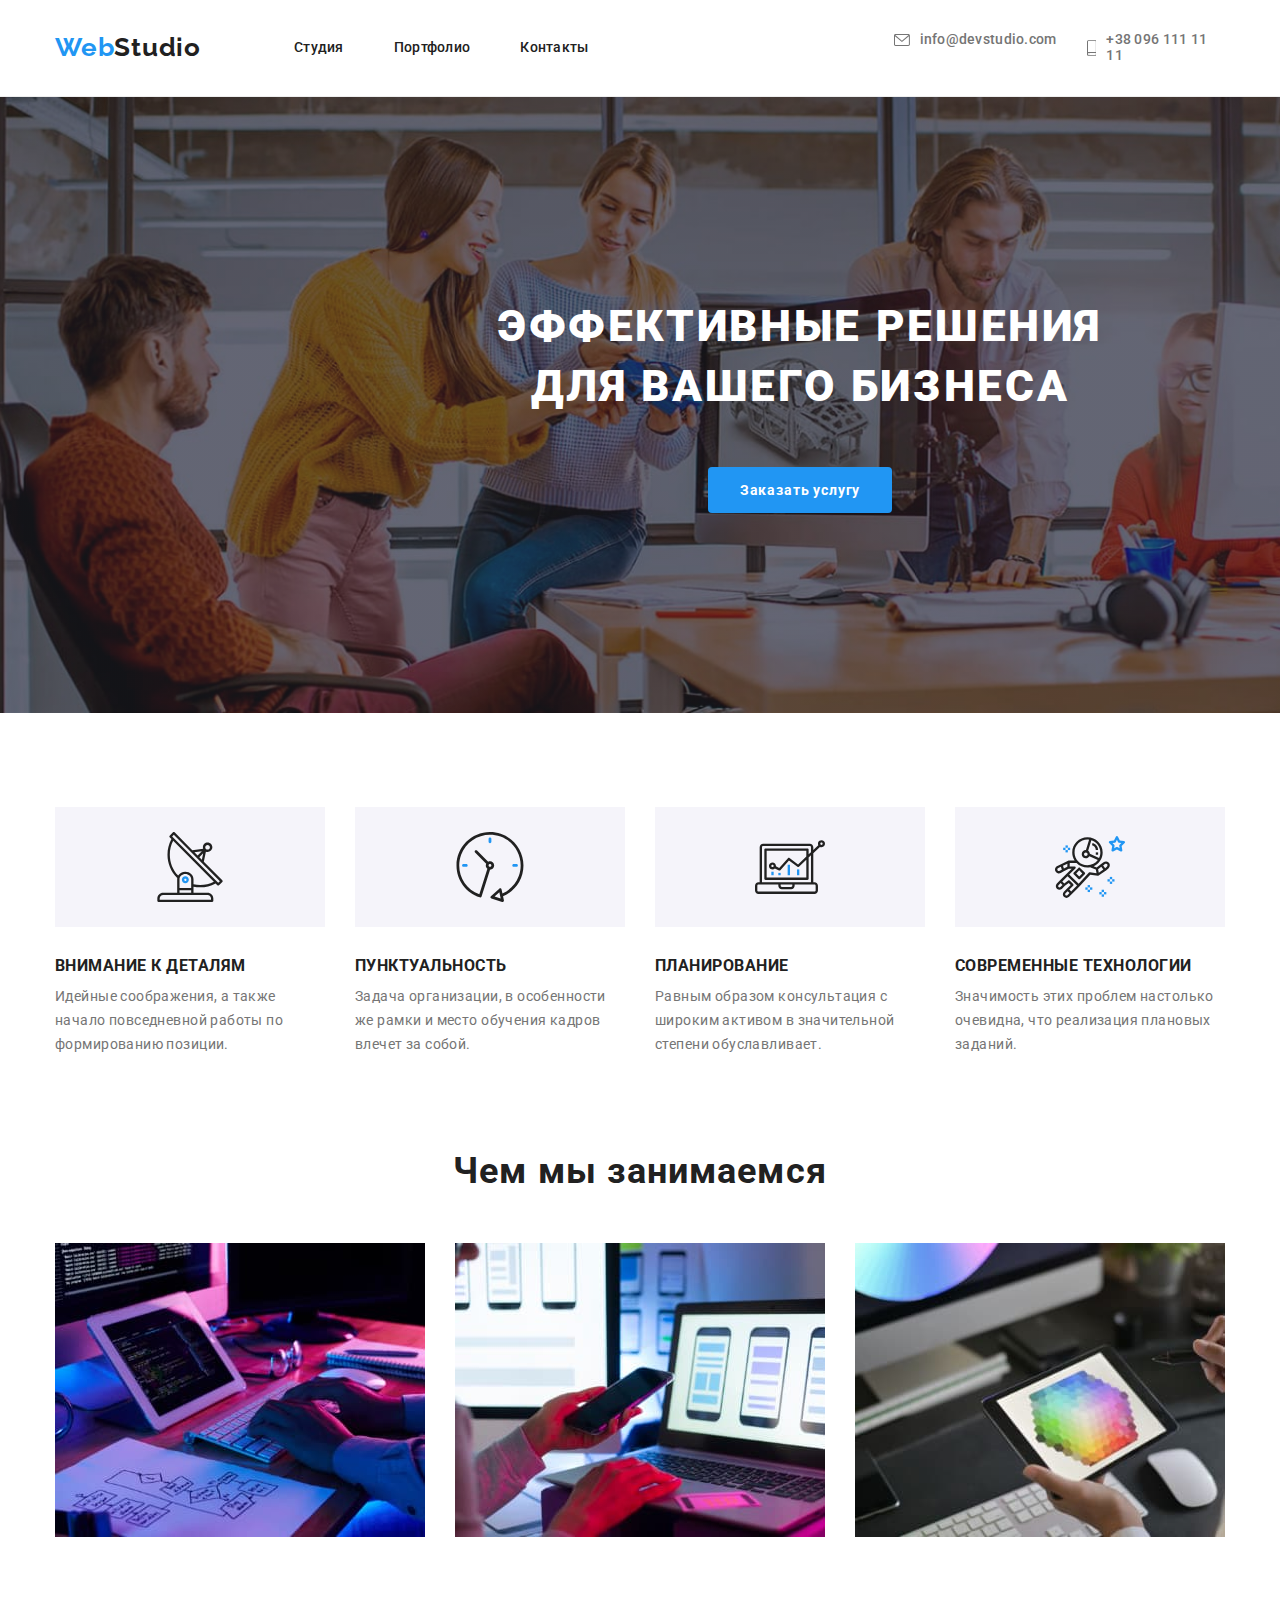
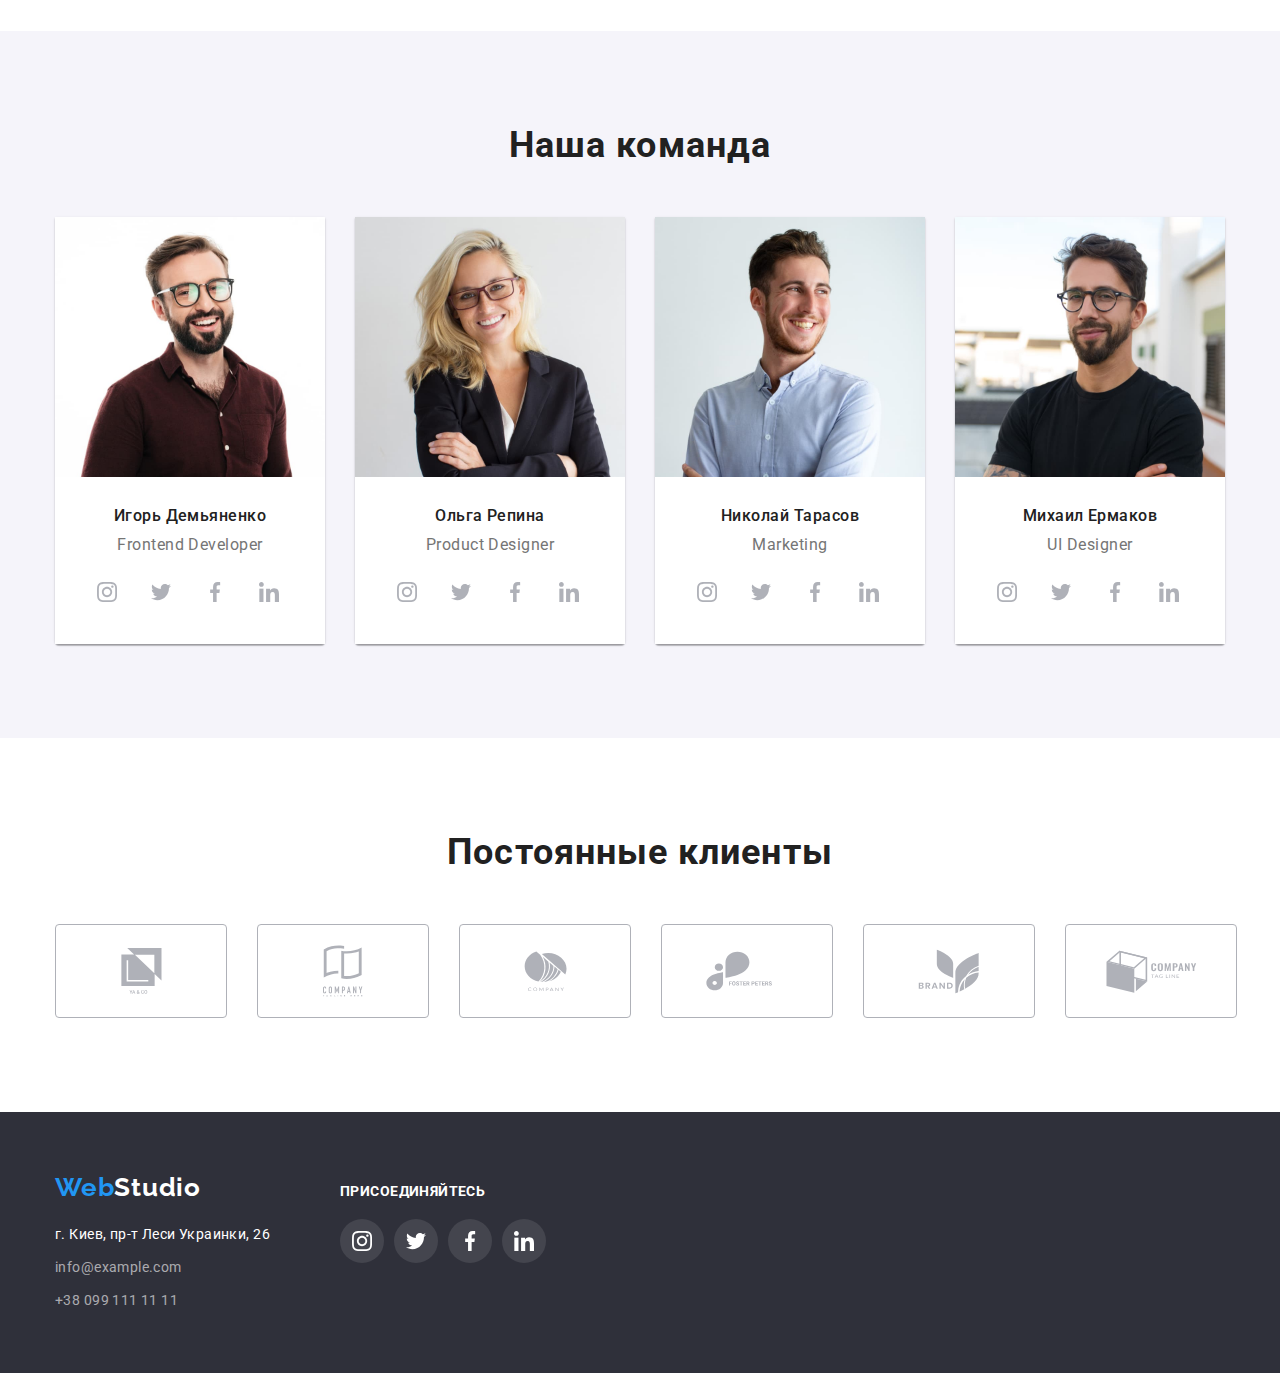
<file: index.html>
<!DOCTYPE html>
<html lang="ru">

<head>
  <meta charset="UTF-8" />
  <meta http-equiv="X-UA-Compatible" content="IE=edge" />
  <meta name="viewport" content="width=device-width, initial-scale=1.0" />
  <link rel="stylesheet" href="https://cdnjs.cloudflare.com/ajax/libs/modern-normalize/1.1.0/modern-normalize.min.css"
    integrity="sha512-wpPYUAdjBVSE4KJnH1VR1HeZfpl1ub8YT/NKx4PuQ5NmX2tKuGu6U/JRp5y+Y8XG2tV+wKQpNHVUX03MfMFn9Q=="
    crossorigin="anonymous" referrerpolicy="no-referrer" />
  <link rel="preconnect" href="https://fonts.googleapis.com" />
  <link rel="preconnect" href="https://fonts.gstatic.com" crossorigin />
  <link href="https://fonts.googleapis.com/css2?family=Raleway:wght@700&family=Roboto:wght@400;500;700;900&display=swap"
    rel="stylesheet" />
  <link rel="stylesheet" href="./css/normalize.css" />
  <link rel="stylesheet" href="./css/styles.css" type="text/css" />
  <title>Эффективные решения для вашего бизнеса</title>
  <style></style>
</head>

<body>
  <header class="page-header borhed">
    <div class="rem container box-sizing">
      <nav class="rem">
        <a href="/" class="logo">
          <span class="logo-Wed">Web</span>
          <span class="logo-Studio">Studio</span>
        </a>
        <ul class="list listmp">
          <li class="menu-li">
            <a class="menu-item" href="./index.html">Студия</a>
          </li>
          <li class="menu-li">
            <a class="menu-item" href="./portfolio.html">Портфолио</a>
          </li>
          <li class="menu-li">
            <a class="menu-item" href=" ">Контакты</a>
          </li>
        </ul>
      </nav>
      <ul class="list listmp">
        <li class="mailto">
          <a class="menu-item-van itemrem" href="mailto:info@devstudio.com">
            <svg class="smartphone yu menu-item-van" width="16px" height="12px">
              <use class="icon-envelope" href="./images/sprite.svg#icon-envelope"></use>
            </svg>info@devstudio.com</a>
        </li>
        <li class="item smart">
          <a class="tel menu-item-van itemrem" href="tel:+380961111111"><svg class="yu menu-item-van" width="10px"
              height="16px">
              <use class="icon-smartphone" href="./images/sprite.svg#icon-smartphone"></use>
            </svg>+38 096 111 11 11</a>
        </li>
      </ul>
    </div>
  </header>
  <main>
    <section class="divbusiness section">
      <div class="container">
        <h1 class="business-solution">
          Эффективные решения для вашего бизнеса
        </h1>
        <button type="button" class="main-button">Заказать услугу</button>
      </div>
    </section>
    <section class="section pad">
      <div class="container box-sizing">
        <ul class="list sideb">
          <li class="">
            <div class="mnb mvbb mnbr">
              <svg class="yhn" width="70" height="70">
                <use href="./images/symbol-defs.svg#icon-antenna1"></use>
              </svg>
            </div>
            <h3 class="sidebarh">ВНИМАНИЕ К ДЕТАЛЯМ</h3>
            <p class="sidebarp">
              Идейные соображения, а также начало повседневной работы по
              формированию позиции.
            </p>
          </li>
          <li class="technicali">
            <div class="mnb mvbb mnbr">
              <svg class="yhn " width="70" height="70">
                <use href="./images/symbol-defs.svg#icon-clock2"></use>
              </svg>
            </div>
            <h3 class="sidebarh">ПУНКТУАЛЬНОСТЬ</h3>
            <p class="sidebarp">
              Задача организации, в особенности же рамки и место обучения
              кадров влечет за собой.
            </p>
          </li>
          <li class="">
            <div class="mnb mvbb mnbr">
              <svg class="" width="70" height="70">
                <!-- ==================================================================================================================================                    -->
                <use class="" href="./images/symbol-defs.svg#icon-diagram3"></use>
              </svg>
            </div>
            <h3 class="sidebarh">ПЛАНИРОВАНИЕ</h3>
            <p class="sidebarp">
              Равным образом консультация с широким активом в значительной
              степени обуславливает.
            </p>
          </li>
          <li class="">
            <div class="mnb mvbb mnbr" >
              <svg class="yhn" width="70" height="70">
                <use href="./images/symbol-defs.svg#icon-astronaut4"></use>
              </svg>
            </div>
            <h3 class="sidebarh">СОВРЕМЕННЫЕ ТЕХНОЛОГИИ</h3>
            <p class="sidebarp">
              Значимость этих проблем настолько очевидна, что реализация
              плановых заданий.
            </p>
          </li>
        </ul>
      </div>
    </section>
    <section class="section">
      <div class="container box-sizing">
        <h2 class="doing">Чем мы занимаемся</h2>
        <ul class="list sideb">
          <li class="technicalim">
            <img class="technicali-foto" src="./images/box1.jpg" alt="человек печатает на клавиатуре" width="370" height="294" />
          </li>
          <li class="technicalim">
            <img class="technicali-foto" src="./images/box2.jpg" alt="человек держит телефон" width="370" height="294" />
          </li>
          <li class="technicalim">
            <img class="technicali-foto" src="./images/box3.jpg" alt="человек держит планшет" width="370" height="294" />
          </li>
        </ul>
      </div>
    </section>
    <section class="section team">
      <div class="container ">
        <h2 class="doing">Наша команда</h2>
        <ul class="list sideb">
          <li class="our-teamo jio">
            <img src="./images/productdesigner.jpg" alt="Игорь Демьяненко" width="270" height="260" />
            <div class="namejobtitle">
              <h3 class="name">Игорь Демьяненко</h3>
              <p class="jobtitle">Frontend Developer</p>
              <ul class="list">
                <li class="social-link">
                  <a href="" class="list-linkrem">
                    <svg class="socail-list-icon" width="20" height="20">
                      <use href="./images/sprite.svg#icon-instagram"></use>
                    </svg>
                  </a>
                </li>
                <li class="social-link">
                  <a href="" class="list-linkrem">
                    <svg class="socail-list-icon" width="20" height="20">
                      <use href="./images/sprite.svg#icon-twitter"></use>
                    </svg>
                  </a>
                </li>
                <li class="social-link">
                  <a href="" class="list-linkrem">
                    <svg class="socail-list-icon" width="20" height="20">
                      <use href="./images/sprite.svg#icon-facebook"></use>
                    </svg>
                  </a>
                </li>
                <li class="social-link">
                  <a href="" class="list-linkrem">
                    <svg class="socail-list-icon" width="20" height="20">
                      <use href="./images/sprite.svg#icon-linkedin"></use>
                    </svg>
                  </a>
                </li>
              </ul>
            </div>
          </li>
          <li class="our-teamo jio">
            <img src="./images/frontenddeveloper.jpg" alt="Ольга Репина" width="270" height="260" />
            <div class="namejobtitle">
              <h3 class="name">Ольга Репина</h3>
              <p class="jobtitle">Product Designer</p>
              <ul class="list">
                <li class="social-link">
                  <a href="" class="list-linkrem">
                    <svg class="socail-list-icon" width="20" height="20">
                      <use href="./images/sprite.svg#icon-instagram"></use>
                    </svg>
                  </a>
                </li>
                <li class="social-link">
                  <a href="" class="list-linkrem">
                    <svg class="socail-list-icon" width="20" height="20">
                      <use href="./images/sprite.svg#icon-twitter"></use>
                    </svg>
                  </a>
                </li>
                <li class="social-link">
                  <a href="" class="list-linkrem">
                    <svg class="socail-list-icon" width="20" height="20">
                      <use href="./images/sprite.svg#icon-facebook"></use>
                    </svg>
                  </a>
                </li>
                <li class="social-link">
                  <a href="" class="list-linkrem">
                    <svg class="socail-list-icon" width="20" height="20">
                      <use href="./images/sprite.svg#icon-linkedin"></use>
                    </svg>
                  </a>
                </li>
              </ul>
            </div>
          </li>
          <li class="our-teamo jio">
            <img src="./images/marketing.jpg" alt="Николай Тарасов" width="270" height="260" />
            <div class="namejobtitle">
              <h3 class="name">Николай Тарасов</h3>
              <p class="jobtitle">Marketing</p>
              <ul class="list">
                <li class="social-link">
                  <a href="" class="list-linkrem">
                    <svg class="socail-list-icon" width="20" height="20">
                      <use href="./images/sprite.svg#icon-instagram"></use>
                    </svg>
                  </a>
                </li>
                <li class="social-link">
                  <a href="" class="list-linkrem">
                    <svg class="socail-list-icon" width="20" height="20">
                      <use href="./images/sprite.svg#icon-twitter"></use>
                    </svg>
                  </a>
                </li>
                <li class="social-link">
                  <a href="" class="list-linkrem">
                    <svg class="socail-list-icon" width="20" height="20">
                      <use href="./images/sprite.svg#icon-facebook"></use>
                    </svg>
                  </a>
                </li>
                <li class="social-link">
                  <a href="" class="list-linkrem">
                    <svg class="socail-list-icon" width="20" height="20">
                      <use href="./images/sprite.svg#icon-linkedin"></use>
                    </svg>
                  </a>
                </li>
              </ul>
            </div>
          </li>
          <li class="our-teamo jio">
            <img src="./images/uidesigner.jpg" alt="Михаил Ермаков" width="270" height="260" />
            <div class="namejobtitle">
              <h3 class="name">Михаил Ермаков</h3>
              <p class="jobtitle">UI Designer</p>
              <ul class="list">
                <li class="social-link">
                  <a href="" class="list-linkrem">
                    <svg class="socail-list-icon" width="20" height="20">
                      <use href="./images/sprite.svg#icon-instagram"></use>
                    </svg>
                  </a>
                </li>
                <li class="social-link">
                  <a href="" class="list-linkrem">
                    <svg class="socail-list-icon" width="20" height="20">
                      <use href="./images/sprite.svg#icon-twitter"></use>
                    </svg>
                  </a>
                </li>
                <li class="social-link">
                  <a href="" class="list-linkrem">
                    <svg class="socail-list-icon" width="20" height="20">
                      <use href="./images/sprite.svg#icon-facebook"></use>
                    </svg>
                  </a>
                </li>
                <li class="social-link">
                  <a href="" class="list-linkrem">
                    <svg class="socail-list-icon" width="20" height="20">
                      <use href="./images/sprite.svg#icon-linkedin"></use>
                    </svg>
                  </a>
                </li>
              </ul>
            </div>
          </li>
        </ul>
      </div>
    </section>
    <section class="section">
      <div class="container box-sizing">
        <h2 class="doing">Постоянные клиенты</h2>
        <ul class="list sideb">
          <li class="">
            <a href="#" class="client">
            <svg class="client-list-icon" width="41" height="46">
              <use href="./images/sprite.svg#icon-group-p1"></use>
            </svg>
            </a>
            </a>
          </li>
          <li class="">
            <a href="#" class="client">
            <svg class="client-list-icon" width="40" height="52">
              <use href="./images/sprite.svg#icon-group-p2"></use>
            </svg>
            </a>
          </li>
          <li class="">
            <a href="#" class="client">
            <svg class="client-list-icon" width="43" height="56">
              <use href="./images/sprite.svg#icon-group-p3"></use>
            </svg>
            </a>
          </li>
          <li class="">
            <a href="#" class="client">
            <svg class="client-list-icon" width="82" height="40">
              <use href="./images/sprite.svg#icon-group-p4"></use>
            </svg>
            </a>
          </li>
          <li class="">
            <a href="#" class="client">
            <svg class="client-list-icon" width="62" height="45">
              <use href="./images/sprite.svg#icon-group-p5"></use>
            </svg>
            </a>
          </li>
          <li class="">
            <a href="#" class="client">
            <svg class="client-list-icon" width="93" height="43">
              <use href="./images/sprite.svg#icon-group-p6"></use>
            </svg>
            </a>
          </li>
        </ul>
      </div>
    </section>
  </main>
  <footer class="footer">
    <div class="footer-wrapper container">
      <div class="footer-wrapper-item">
        <a href="/" class="logofooter">
          <span class="logo-Wed">Web</span>
          <span class="logo-studio-footer">Studio</span>
        </a>
        <address class="">
          <a class="address list" href="https://goo.gl/maps/vbhwkosnxTD8eFmz7" target="_blank"
            rel="noopener noreferrer">г. Киев, пр-т Леси Украинки, 26
          </a>
          <a class="tel-footer list" href="mailto:info@example.com">info@example.com</a>
          <a class="tel-footer list" href="tel:+380991111111">+38 099 111 11 11</a>
        </address>
      </div>
      <div class="footer-wrapper-icon">
        <h3 class="name-footer">ПРИСОЕДИНЯЙТЕСЬ</h3>
        <ul class="list">
          <li class="social-link-foo">
            <a href="#" class="list-linkrem-footer">
              <svg class="footer-icon" width="20" height="20">
                <use href="./images/sprite.svg#icon-instagram"></use>
              </svg>
            </a>
          </li>
          <li class="social-link-foo">
            <a href="#" class="list-linkrem-footer">
              <svg class="footer-icon" width="20" height="20">
                <use href="./images/sprite.svg#icon-twitter"></use>
              </svg>
            </a>
          </li>
          <li class="social-link-foo">
            <a href="#" class="list-linkrem-footer">
              <svg class="footer-icon" width="20" height="20">
                <use href="./images/sprite.svg#icon-facebook"></use>
              </svg>
            </a>
          </li>
          <li class="social-link-foo">
            <a href="#" class="list-linkrem-footer">
              <svg class="footer-icon" width="20" height="20">
                <use href="./images/sprite.svg#icon-linkedin"></use>
              </svg>
            </a>
          </li>
        </ul>
      </div>
    </div>
  </footer>
</body>

</html>
</file>
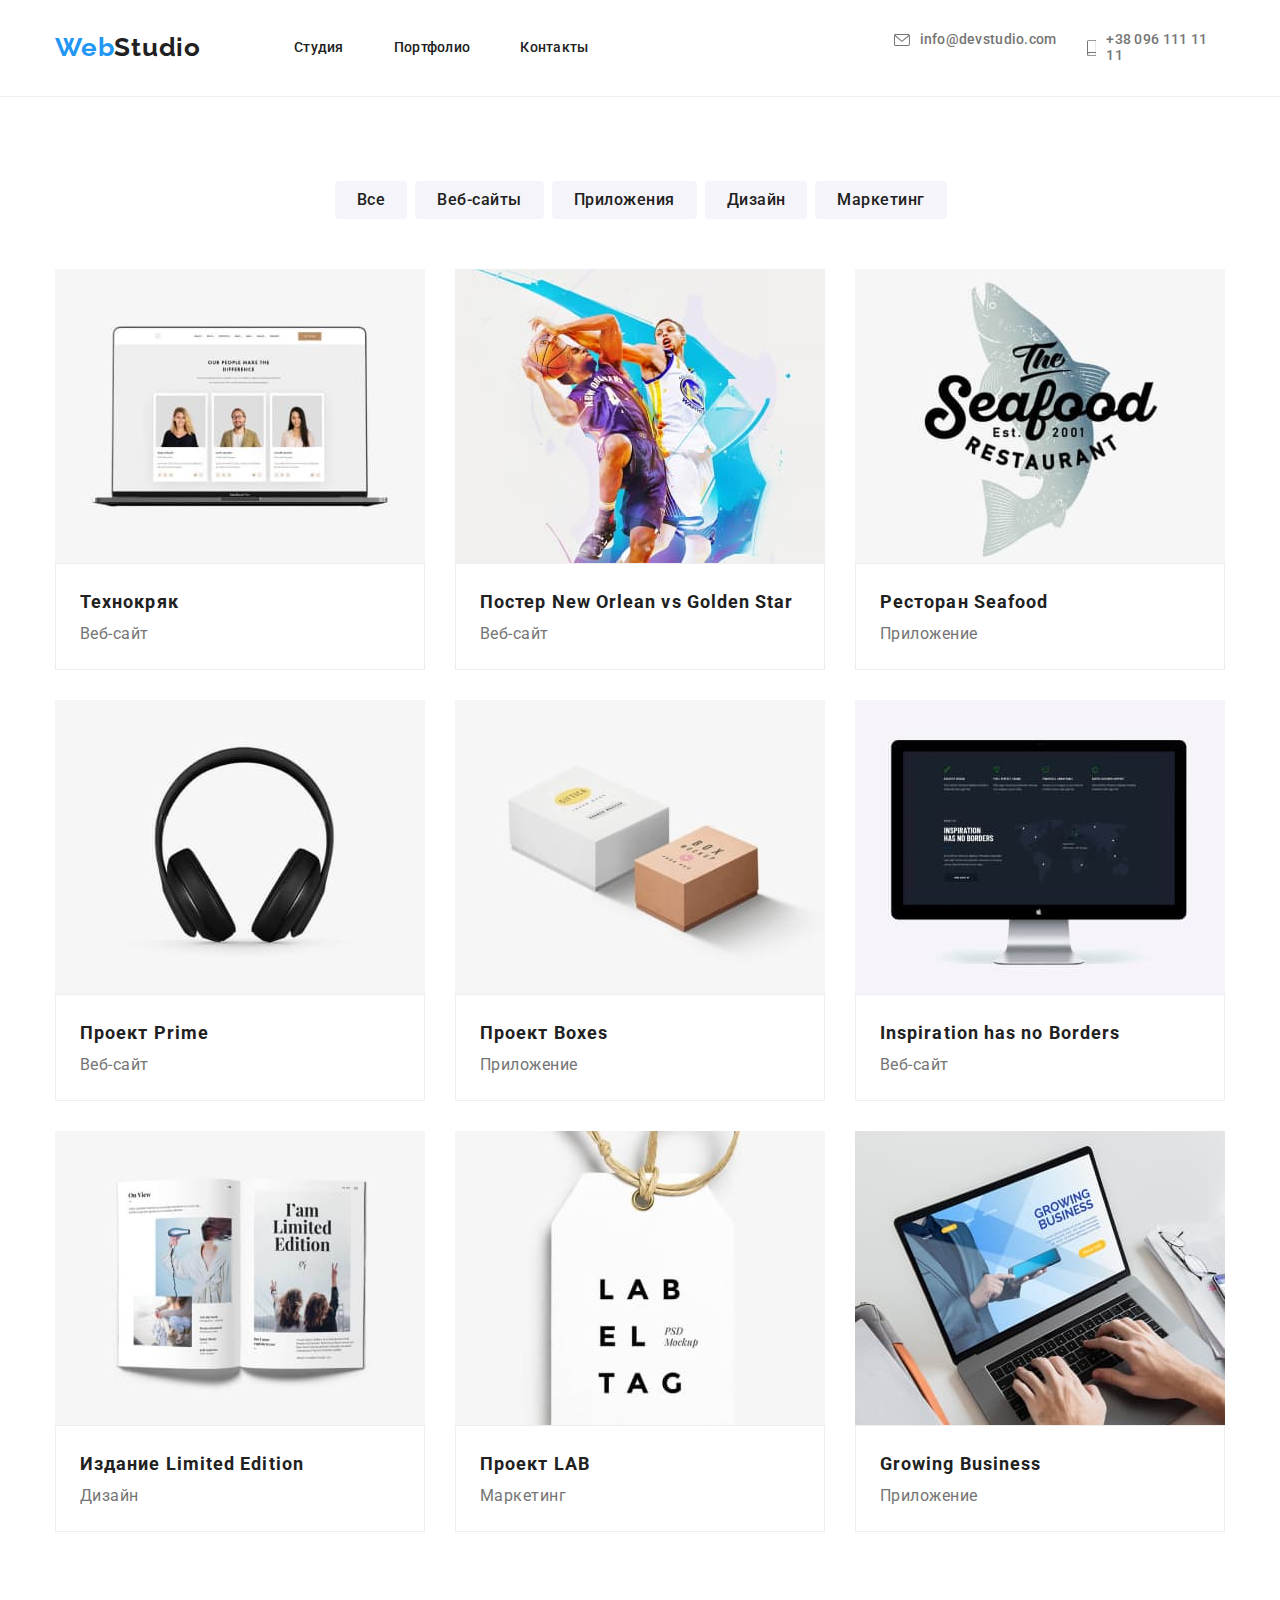
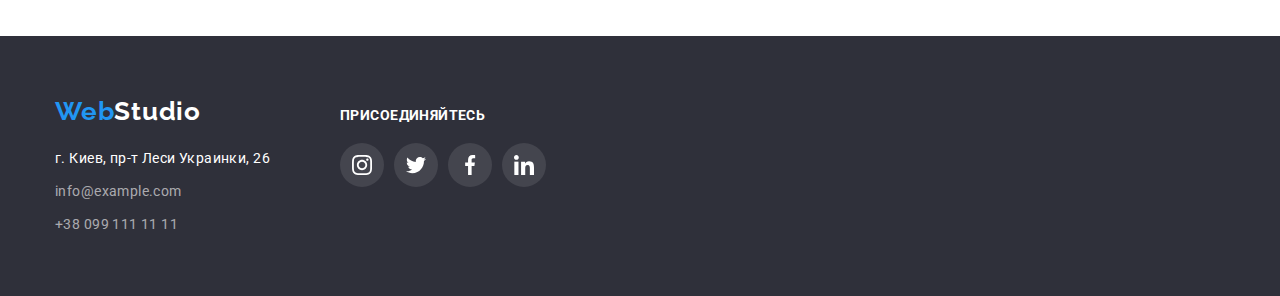
<file: portfolio.html>
<!DOCTYPE html>
<html lang="ru">

<head>
    <meta charset="UTF-8" />
    <meta http-equiv="X-UA-Compatible" content="IE=edge" />
    <meta name="viewport" content="width=device-width, initial-scale=1.0" />
    <link rel="stylesheet" href="https://cdnjs.cloudflare.com/ajax/libs/modern-normalize/1.1.0/modern-normalize.min.css"
        integrity="sha512-wpPYUAdjBVSE4KJnH1VR1HeZfpl1ub8YT/NKx4PuQ5NmX2tKuGu6U/JRp5y+Y8XG2tV+wKQpNHVUX03MfMFn9Q=="
        crossorigin="anonymous" referrerpolicy="no-referrer" />
    <link rel="preconnect" href="https://fonts.googleapis.com" />
    <link rel="preconnect" href="https://fonts.gstatic.com" crossorigin />
    <link
        href="https://fonts.googleapis.com/css2?family=Raleway:wght@700&family=Roboto:wght@400;500;700;900&display=swap"
        rel="stylesheet" />
    <link rel="stylesheet" href="./css/normalize.css" />
    <link rel="stylesheet" href="./css/styles.css" type="text/css" />
    <title>Эффективные решения для вашего бизнеса</title>
    <style></style>
</head>

<body>
<header class="page-header borhed">
    <div class="rem container box-sizing">
        <nav class="rem">
            <a href="/" class="logo">
                <span class="logo-Wed">Web</span>
                <span class="logo-Studio">Studio</span>
            </a>
            <ul class="list listmp">
                <li class="menu-li">
                    <a class="menu-item" href="./index.html">Студия</a>
                </li>
                <li class="menu-li">
                    <a class="menu-item" href="./portfolio.html">Портфолио</a>
                </li>
                <li class="menu-li">
                    <a class="menu-item" href=" ">Контакты</a>
                </li>
            </ul>
        </nav>
        <ul class="list listmp">
            <li class="mailto">
                <a class="menu-item-van itemrem" href="mailto:info@devstudio.com">
                    <svg class="smartphone yu menu-item-van" width="16px" height="12px">
                        <use class="icon-envelope" href="./images/sprite.svg#icon-envelope"></use>
                    </svg>info@devstudio.com</a>
            </li>
            <li class="item smart">
                <a class="tel menu-item-van itemrem" href="tel:+380961111111"><svg class="yu menu-item-van" width="10px"
                        height="16px">
                        <use class="icon-smartphone" href="./images/sprite.svg#icon-smartphone"></use>
                    </svg>+38 096 111 11 11</a>
            </li>
        </ul>
    </div>
</header>
<main>
    <main>
        <section class="sectportfolio">
            <div class="container button-p button-port">
                <h1 class="none">портфолио</h1>
                <ul class="list">
                    <li class="button-portoliopx">
                        <button type="button" class="button-portolio one">Все</button>
                    </li>
                    <li class="button-portoliopx">
                        <button type="button" class="button-portolio">Веб-сайты</button>
                    </li>
                    <li class="button-portoliopx">
                        <button type="button" class="button-portolio">Приложения</button>
                    </li>
                    <li class="button-portoliopx">
                        <button type="button" class="button-portolio">Дизайн</button>
                    </li>
                    <li class="button-portoliopx">
                        <button type="button" class="button-portolio">Маркетинг</button>
                    </li>
                </ul>
            </div>
            <ul class="container qwe list">
                <li class="qwet">
                    <img src="./images/portfolio/website1.jpg" alt="Технокряк" width="370" height="294" />
                    <div class="productweb">
                        <h2 class="product">Технокряк</h2>
                        <p class="web">Веб-сайт</p>
                    </div>
                </li>
                <li class="qwet">
                    <img src="./images/portfolio/design2.jpg" alt="Игорь Демьяненко" width="370" height="294" />
                    <div class="productweb">
                        <h2 class="product">Постер New Orlean vs Golden Star</h2>
                        <p class="web">Веб-сайт</p>
                    </div>
                </li>
                <li class="qwet">
                    <img src="./images/portfolio/appendix3.jpg" alt="Игорь Демьяненко" width="370" height="294" />
                    <div class="productweb">
                        <h2 class="product">Ресторан Seafood</h2>
                        <p class="web">Приложение</p>
                    </div>
                </li>
                <li class="qwet">
                    <img src="./images/portfolio/marketing8.jpg" alt="Игорь Демьяненко" width="370" height="294" />
                    <div class="productweb">
                        <h2 class="product">Проект Prime</h2>
                        <p class="web">Веб-сайт</p>
                    </div>
                </li>
                <li class="qwet">
                    <img src="./images/portfolio/boxes5.jpg" alt="Игорь Демьяненко" width="370" height="294" />
                    <div class="productweb">
                        <h2 class="product">Проект Boxes</h2>
                        <p class="web">Приложение</p>
                    </div>
                </li>
                <li class="qwet">
                    <img src="./images/portfolio/website2.jpg" alt="Игорь Демьяненко" width="370" height="294" />
                    <div class="productweb">
                        <h2 class="product">Inspiration has no Borders</h2>
                        <p class="web">Веб-сайт</p>
                    </div>
                </li>
                <li class="qwet">
                    <img src="./images/portfolio/design27.jpg" alt="Игорь Демьяненко" width="370" height="294" />
                    <div class="productweb">
                        <h2 class="product">Издание Limited Edition</h2>
                        <p class="web">Дизайн</p>
                    </div>
                </li>
                <li class="qwet">
                    <img src="./images/portfolio/marketing28.jpg" alt="Игорь Демьяненко" width="370" height="294" />
                    <div class="productweb">
                        <h2 class="product">Проект LAB</h2>
                        <p class="web">Маркетинг</p>
                    </div>
                </li>
                <li class="qwet">
                    <img src="./images/portfolio/9.jpg" alt="Игорь Демьяненко" width="370" height="294" />
                    <div class="productweb">
                        <h2 class="product">Growing Business</h2>
                        <p class="web">Приложение</p>
                    </div>
                </li>
            </ul>
        </section>
    </main>
    <footer class="footer">
        <div class="footer-wrapper container">
            <div class="footer-wrapper-item">
                <a href="/" class="logofooter">
                    <span class="logo-Wed">Web</span>
                    <span class="logo-studio-footer">Studio</span>
                </a>
                <address class="">
                    <a class="address list" href="https://goo.gl/maps/vbhwkosnxTD8eFmz7" target="_blank"
                        rel="noopener noreferrer">г. Киев, пр-т Леси Украинки, 26
                    </a>
                    <a class="tel-footer list" href="mailto:info@example.com">info@example.com</a>
                    <a class="tel-footer list" href="tel:+380991111111">+38 099 111 11 11</a>
                </address>
            </div>
            <div class="footer-wrapper-icon">
                <h3 class="name-footer">ПРИСОЕДИНЯЙТЕСЬ</h3>
                <ul class="list">
                    <li class="social-link-foo">
                        <a href="" class="list-linkrem-footer">
                            <svg class="footer-icon" width="20" height="20">
                                <use href="./images/sprite.svg#icon-instagram"></use>
                            </svg>
                        </a>
                    </li>
                    <li class="social-link-foo">
                        <a href="" class="list-linkrem-footer">
                            <svg class="footer-icon" width="20" height="20">
                                <use href="./images/sprite.svg#icon-twitter"></use>
                            </svg>
                        </a>
                    </li>
                    <li class="social-link-foo">
                        <a href="" class="list-linkrem-footer">
                            <svg class="footer-icon" width="20" height="20">
                                <use href="./images/sprite.svg#icon-facebook"></use>
                            </svg>
                        </a>
                    </li>
                    <li class="social-link-foo">
                        <a href="" class="list-linkrem-footer">
                            <svg class="footer-icon" width="20" height="20">
                                <use href="./images/sprite.svg#icon-linkedin"></use>
                            </svg>
                        </a>
                    </li>
                </ul>
            </div>
        </div>
    </footer>
</body>

</html>
</file>
<file: css/styles.css>
/*=========================Сброс========================= */
.list {
    list-style: none;
    text-decoration: none;
    font-family:  inherit;
    display: flex;
}
h1,h2,h3,h4,p {
margin-top: 0;
margin-bottom: 0;
}
ul,ol {
    margin-top: 0;
    margin-bottom: 0;
    padding-left: 0;
}
img {
    display: block;
    max-width: 100%;
    height: auto;
}
/*===по умолчанию======================================== */
body { 
    background-color: var(--main-header-background-size);
    color: var(--border-top-color);
    font-family: var(--font-family);
    font-style:  normal;
    font-size:   14px;
    font-weight: 500;
    margin: 0;
}
.container {
    padding-left: 15px;
    padding-right: 15px;
    width: 1170px;
    margin: auto;
}    
:root {
    /*===background-color================================ */
    --main-header-background-size:      #FFFFFF;
    --main-background-section-one:      #2F303A;
    --main-background-section-two:      #E5E5E5;
    --main-background-section-button:   #F5F4FA;
    --main-background-hooter-color:     #2F303A;
    /*===font color===================================== */
                --logo-color-blue-blue: #2196F3;
                --primary-text-color:   #757575;
                --border-top-color:     #212121;
    /*===homepage button color===========================*/
                --homepage-button-color:#188CE8;
    /*===font============================================*/
    --font-family:  'Roboto';
    --font-releway: 'Raleway';
    --font-style: normal;
    --font-weight700: 700;
    --font-weight500: 500;
    --font-weight400: 400;
    --font-size14: 14px;
    --font-size26: 26px;
    --font-size36: 36px;
    ---font-size14: 14px;
    --shadow: 0px 1px 1px rgba(0, 0, 0, 0.12), 0px 4px 4px rgba(0, 0, 0, 0.06),
    1px 4px 6px rgba(0, 0, 0, 0.16);
}
/* ===фокус=изменение=цвета=============================== */
.menu-item:hover,
.menu-item:focus {
    color: var(--logo-color-blue-blue);
}
.menu-item-van:hover,
.menu-item-van:focus
{
    color: var(--logo-color-blue-blue);
}
.main-button:hover,
.main-button:focus {
    background-color: var(--homepage-button-color);
}
.smartphone:hover,
.smartphone:focus {
    fill:var(--logo-color-blue-blue);
}
/* ===header */
.rem {
    display: flex;
    align-items: center;
}
/* ===logo================================================= */
.logo{
    text-decoration: none;
    display: flex;
        margin-right: 93px;
        padding-top: 24px;
        padding-bottom: 25px;
}
.logo-Wed{
    font-family: var(--font-releway);
    color: var(--logo-color-blue-blue);
    font-weight: var(--font-weight700);
    font-size: var(--font-size26);
    line-height: 1.19;
    letter-spacing: 0.03em; 
}
.logo-Studio{
    font-family: var(--font-releway);
    color: var(--border-top-color);
    font-weight: var(--font-weight700);
    font-size: var(--font-size26);
    line-height: 1.19;
    letter-spacing: 0.03em; 
}
/* ===меню========================== */
.box-sizing{
box-sizing: content-box;
}
.icon-envelope{
    fill: #757575;
}
.icon-smartphone{
    fill: #757575;
}
.menu-item:hover .icon-envelope,
.menu-item:focus .icon-envelope
{
    fill: var(--logo-color-blue-blue);
}
.menu-item:hover .icon-smartphone,
.menu-item:focus .icon-smartphone
{
    fill: var(--logo-color-blue-blue);
}

.menu-item-van:hover .icon-envelope,
.menu-item-van:focus .icon-envelope
{
    fill: var(--logo-color-blue-blue);
}
.menu-item-van:hover .icon-smartphone,
.menu-item-van:focus .icon-smartphone
{
    fill: var(--logo-color-blue-blue);
}

.yu{
    margin-right: 10px;
}
.itemrem{
    display: flex;
    align-items: center;
    justify-content: center;
    color: var(--primary-text-color);
}
.smartphone{
    display: flex;
    align-items: center;
    justify-content: center;
}
.smart {
    margin-left: 30px;
}
.listmp{
        padding-top: 32px;
        padding-bottom: 32px;
}
.list .menu-li:not(:last-child){
    margin-right: 50px;

}
.list .item:not(:last-child){
    margin-right: 30px;

}
.menu-item{
    display: flex;
    text-decoration: none;
    line-height: 1.14;
    letter-spacing: 0.02em;
    color: var(--border-top-color);
}
.menu-item-van{
    display: flex;
    text-decoration: none;
    line-height: 1.14;
    letter-spacing: 0.02em;
    color: var(--primary-text-color);
}
.mailto{
    line-height: 1.14;
    letter-spacing: 0.02em;
    color: var(--primary-text-color);
    margin-left: 305px;
}
.tel{
    letter-spacing: 0.02em;
    color: var(--primary-text-color);
}
/* ===секция=эффективные решения для вашего бизнеса==== */
.section{
    padding-top: 94px;
    padding-bottom: 94px;
}
.business-solution{
    width: 696px;
    margin: auto;
    font-weight: 900;
    font-size: 44px;
    line-height: 1.36;
    text-align: center;
    letter-spacing: 0.06em;
    text-transform: uppercase;
    color: var(--main-header-background-size);
}

.divbusiness {
    background-color: var(--main-background-hooter-color);
    width: 1600px;
    margin: auto;
    background-image: linear-gradient(rgba(47, 48, 58, 0.4),rgba(47, 48, 58, 0.4)),
    url(../images/imgoverlay.jpg);
    background-size: cover;
    padding-top: 200px;
    padding-bottom: 200px;
    background-repeat: no-repeat;
    background-position: center;
}

/*===кнопка=заказать=услугу============================= */
.main-button{
        background-color: var(--logo-color-blue-blue);
        font-family: var(--font-roboto);
        color: var(--main-header-background-size);
        font-weight: var(--font-weight700);
        font-style: var(--font-style);
        border: none;
        min-width: 50px;
        padding: 10px 32px;
        border-radius: 4px;
        cursor: pointer;
        line-height: 1.87;
        display: flex;
        align-items: center;
        text-align: center;
        letter-spacing: 0.06em;
        margin: auto;
        margin-top: 50px;
}
/* ===секция2============================================== */
.pad{
    padding-bottom: 0;
}
.sidebarh{
    margin-top: 30px;
    font-weight: var(--font-weight700);
    line-height: 1.14;
    letter-spacing: 0.03em;
    text-transform: uppercase;
}
.sidebarp{
    margin-top: 10px;
    font-weight: var(--font-weight400);
    line-height: 1.71;
    letter-spacing: 0.03em;
    color: var(--primary-text-color);
}
.sideb{
    gap: 30px;
}
.itemremrem{
    display: flex;
    align-items: center;
    justify-content: center;
}
.mnbr{
    width: 270px;
    right: 120px;
}
.mnb{
    padding-top: 25px;
    padding-bottom: 25px;
    background-color: #F5F4FA;
}
.mvbb{
        display: flex;
        align-items: center;
        justify-content: center;
}
/* ===секция3=чем=мы=занимаемся==============================*/
.doing{
margin-bottom: 50px;
font-weight: var(--font-weight700);
font-size: var(--font-size36);
line-height: 1.16;
text-align: center;
letter-spacing: 0.03em;
}
.technicalim{
    gap: 30px;
}
.technicali-foto{
    width: 370px;
    height: 294px;
}
.technicali{
        align-items: center;
        justify-content: center;
        border: transparent;
}
/* ===секция4=Наша команда===================================*/

.social-link{
    margin-top: 16px;
    justify-content: space-between;
}
.social-link:not(:last-child) {
    margin-right: 10px;
}
.socail-list-icon{
    fill: #AFB1B8;
}
.list-linkrem:hover,
.list-linkrem:focus {
    background-color: var(--logo-color-blue-blue);
}
.list-linkrem:hover .socail-list-icon,
.list-linkrem:focus .socail-list-icon {
    fill: var(--main-header-background-size);
}

.list-linkrem{
    display: flex;
    justify-content: center;
    align-items: center;
    width: 44px;
    height: 44px;
    border-radius: 50%;
    background-color: var(--main-header-background-size);
}
.name{
font-style: normal;
font-weight: 500;
font-size: 16px;
line-height: 1.18;
text-align: center;
letter-spacing: 0.03em;
}
.jobtitle{
    margin-top: 10px;
font-weight: var(--font-weight400);
font-size: 16px;
line-height: 1.18;
text-align: center;
letter-spacing: 0.03em;
color: var(--primary-text-color);
}
.jio{
        border: transparent;
        border-radius: 0px 0px 4px 4px;
        box-shadow: 0px 1px 3px rgba(0, 0, 0, 0.12), 0px 1px 1px rgba(0, 0, 0, 0.14), 0px 2px 1px rgba(0, 0, 0, 0.2);
    
}
.team{
    background-color: #F5F4FA;
}
.namejobtitle{
    background-color: var(--main-header-background-size);
    padding: 30px;
}
/* ===Постоянные клиенты==================================== */
.client-list-icon{
    fill: #AFB1B8;
}
.client:hover .client-list-icon,
.client:focus .client-list-icon
{
    fill: var(--logo-color-blue-blue);
}
.client{
        display: flex;
        width: 170px;
        height: 92px;
        align-items: center;
        justify-content: center;
        border: transparent;
        border: solid 1px #AFB1B8;
        border-radius: 4px;
        cursor: pointer;
}
.client:hover,
.client:focus {
    border-color: var(--logo-color-blue-blue);
}
.mnb-client{
    width: 106px;
    right: 60px;
    background-color: var(--main-header-background-size);
}
/* ===footer================================================= */
.social-link-foo{
    margin-top: 20px;
    justify-content: space-between;
}
.social-link-foo:not(:last-child) {
    margin-right: 10px;
}

.footer-icon{
    fill: var(--main-header-background-size)
}
.list-linkrem-footer{
    display: flex;
    justify-content: center;
    align-items: center;
    width: 44px;
    height: 44px;
    border-radius: 50%;
    background-color: rgba(255, 255, 255, 0.1);
}
.list-linkrem-footer:hover,
.list-linkrem-footer:focus {
    background-color: var(--logo-color-blue-blue);
}
.name-footer{
font-weight: 700;
font-size: 14px;
line-height: 16px;
letter-spacing: 0.03em;
text-transform: uppercase;
color: #FFFFFF;
}
.logofooter{
    text-decoration: none;
    display: flex;
    margin-bottom: 20px;
}
.footer-wrapper{
    display: flex;
    align-items: baseline;
}
.footer-wrapper-item{
margin-right: 70px;
}
.footer {
    padding-top: 60px;
    padding-bottom: 60px;
    background-color: var(--main-background-hooter-color);
}
.logo-studio-footer{
font-family: 'Raleway';
font-weight: var(--font-weight700);
font-size: var(--font-size26);
line-height: 1.19;
letter-spacing: 0.03em;
color: var(--main-header-background-size);
}
.address{
font-style: var(--font-style);
font-weight: var(--font-weight400);
line-height: 1.71;
letter-spacing: 0.03em;
color: var(--main-header-background-size);
}
.tel-footer{
margin-top: 9px;
font-style: var(--font-style);
font-weight: var(--font-weight400);
line-height: 1.71;
letter-spacing: 0.03em;
color: rgba(255, 255, 255, 0.6);
}
/* ===портфолио=============================== */
.borhed {
    border-bottom: solid 1px #EEEEEE;
}

.button-portolio {
    margin-left: 8px;
    border: none;
    font-family: var(--font-roboto);
    background-color: var(--main-background-section-button);
    color: var(--main-header-color);
    font-weight: var(--font-weight500);
    font-size: 16px;
    line-height: 1.65;
    padding: 6px 22px;
    border-radius: 4px;
    letter-spacing: 0.03em;
}
.button-portolio:hover,
.button-portolio:focus {
    background-color: var(--logo-color-blue-blue);
    color: var(--main-header-background-size);
    cursor: pointer;
    box-shadow: var(--shadow)
}
.qwet:hover{
    box-shadow: var(--shadow)
}
.qwet{
cursor:pointer;
}

.none {
display: none;
}
.button-p {
    margin-bottom: 50px;
}
.one {
    margin-left: 280px;
}
.qwe{
    display: flex;
    flex-wrap: wrap;
    gap: 30px;
    box-sizing: content-box;

}
.productweb{
    padding: 20px 24px 20px 24px;
    border: solid 1px #EEEEEE;
}
.sectportfolio {
    padding-bottom: 104px;
    padding-top: 84px;
}

.product{
font-weight: var(--font-weight700);
font-size: 18px;
line-height: 2;
letter-spacing: 0.06em;
color: var(--border-top-color);
}
.web{
font-weight: var(--font-weight400);
font-size: 16px;
line-height: 1.8;
letter-spacing: 0.03em;
color: var(--primary-text-color);
}
.box-sizing{
    box-sizing: initial;
}
</file>
